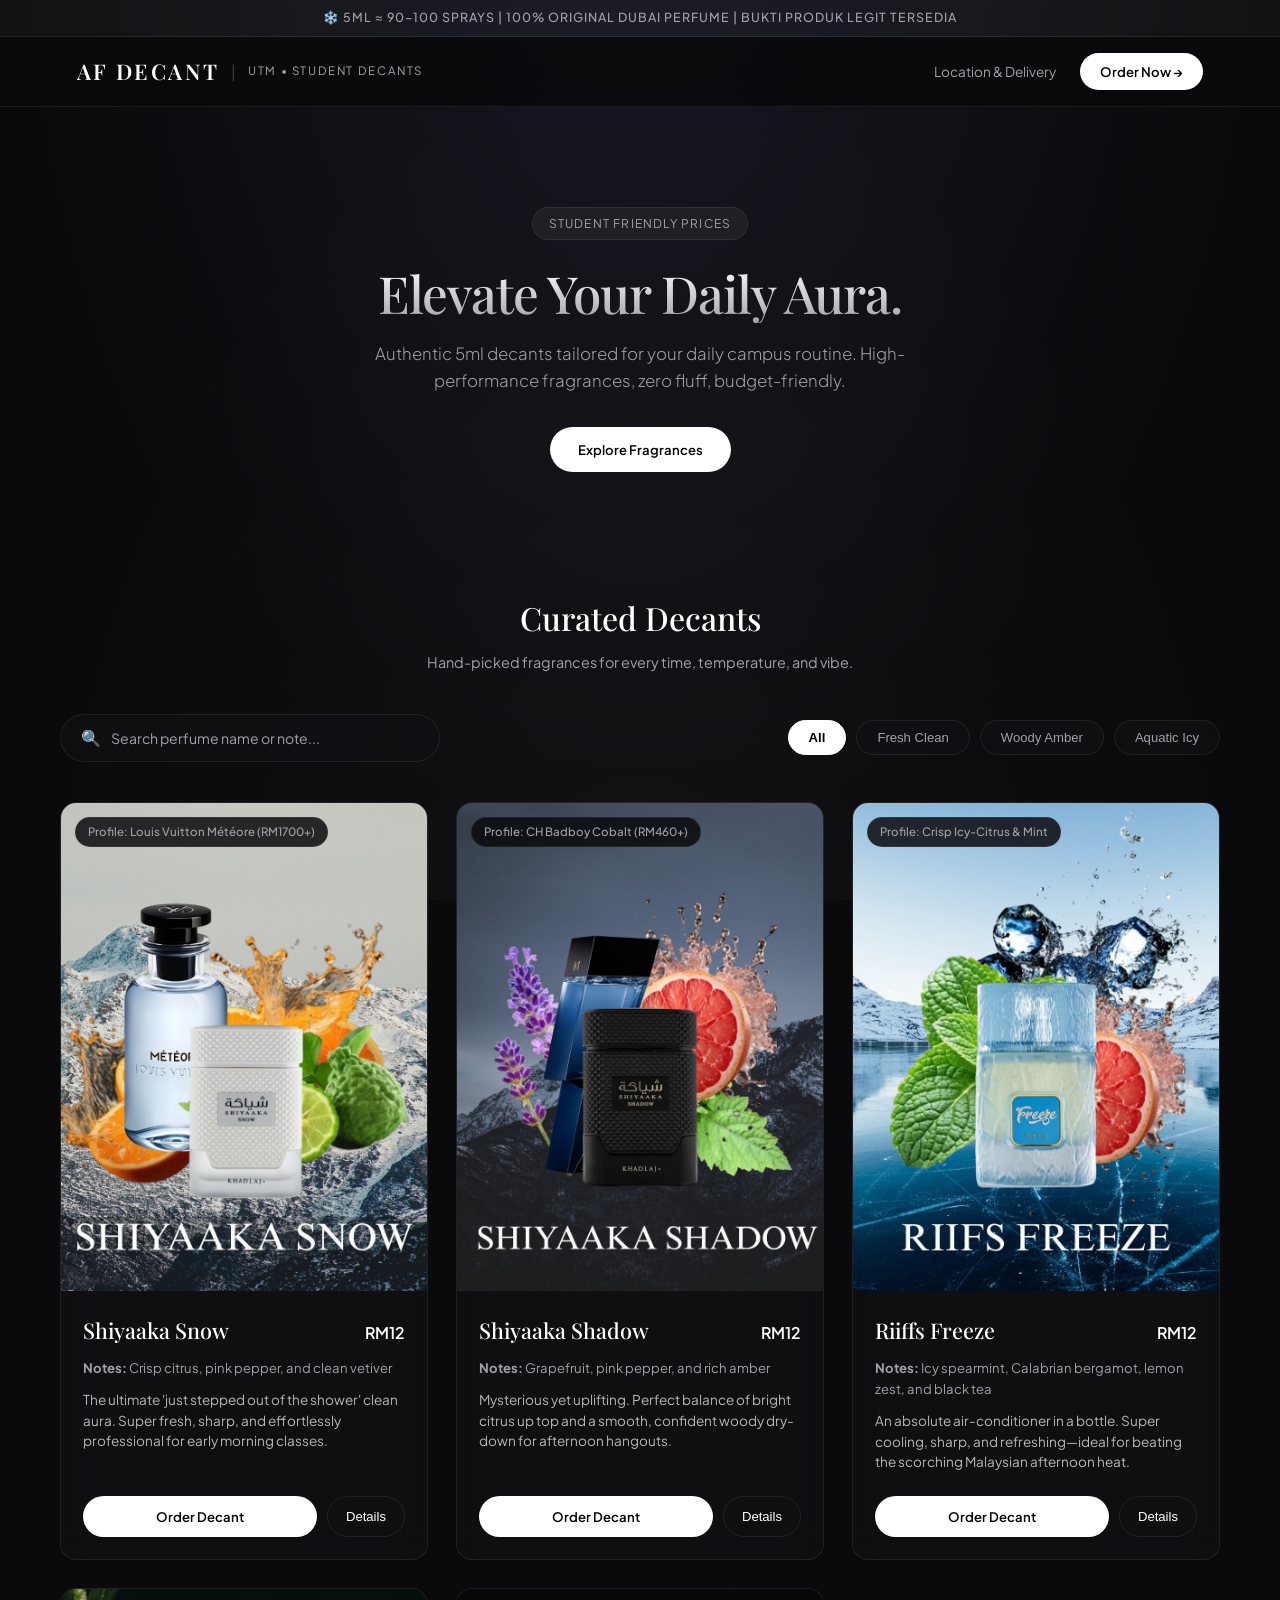
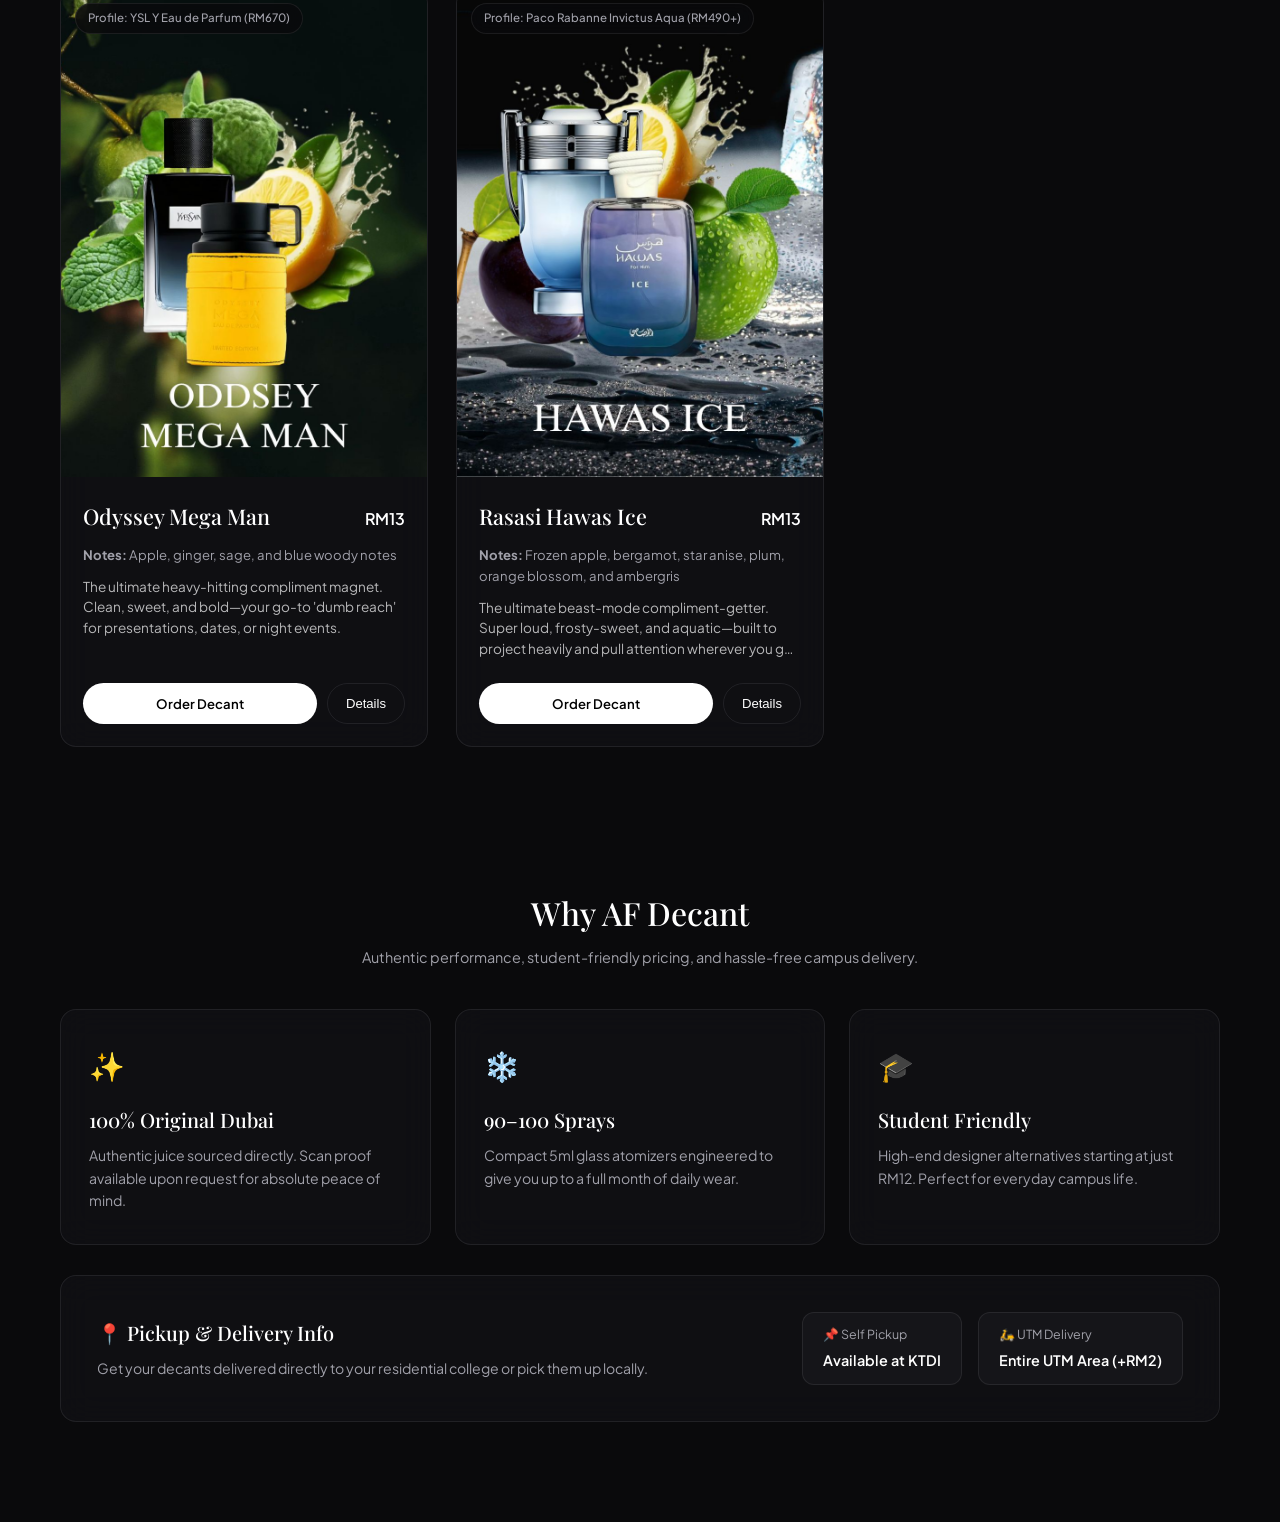
<file: index.html>
<!DOCTYPE html>
<html lang="en">
<head>
  <meta charset="UTF-8" />
  <meta name="viewport" content="width=device-width, initial-scale=1.0" />
  <title>AF DECANT | Premium Fragrance Decants</title>
  <link rel="stylesheet" href="style.css" />
</head>
<body>

  <!-- Top Announcement Bar -->
  <div class="announcement-bar">
    ❄️ 5ML ≈ 90–100 SPRAYS | 100% ORIGINAL DUBAI PERFUME | BUKTI PRODUK LEGIT TERSEDIA
  </div>

  <!-- Navigation Header -->
  <nav class="navbar">
    <div class="brand-container">
      <a href="#" class="brand-logo">AF DECANT</a>
      <span class="brand-divider">|</span>
      <span class="brand-tagline">UTM • STUDENT DECANTS</span>
    </div>

    <div class="nav-right">
      <a href="#delivery" class="nav-link">Location & Delivery</a>
      <a href="https://forms.gle/Egd8tSz6ENcHgPVP7" target="_blank" rel="noopener" class="btn-order-pill">
        Order Now →
      </a>
    </div>
  </nav>

  <!-- Hero Banner -->
  <header class="hero">
    <span class="hero-tag">Student Friendly Prices</span>
    <h1 class="hero-title">Elevate Your Daily Aura.</h1>
    <p class="hero-subtitle">Authentic 5ml decants tailored for your daily campus routine. High-performance fragrances, zero fluff, budget-friendly.</p>
    <div style="display: flex; gap: 14px; justify-content: center; flex-wrap: wrap;">
      <a href="#catalog" class="btn-order-pill" style="padding: 12px 28px;">Explore Fragrances</a>
    </div>
  </header>

  <!-- Catalog Section -->
  <section id="catalog" class="catalog-section">
    <div class="section-header">
      <h2 class="section-title">Curated Decants</h2>
      <p class="section-desc">Hand-picked fragrances for every time, temperature, and vibe.</p>
    </div>

    <!-- Search and Filter Controls -->
    <div class="filter-bar">
      <div class="search-box">
        <span>🔍</span>
        <input type="text" id="searchInput" placeholder="Search perfume name or note..." oninput="filterPerfumes()" />
      </div>
      
      <div class="filter-pills">
        <button class="pill-btn active" onclick="setCategory('All', this)">All</button>
        <button class="pill-btn" onclick="setCategory('Fresh Clean', this)">Fresh Clean</button>
        <button class="pill-btn" onclick="setCategory('Woody Amber', this)">Woody Amber</button>
        <button class="pill-btn" onclick="setCategory('Aquatic Icy', this)">Aquatic Icy</button>
      </div>
    </div>

    <!-- Dynamic Perfume Cards Grid -->
    <div class="catalog-grid" id="perfumeGrid">
      <!-- Generated via script.js -->
    </div>
  </section>

  <!-- Features & Delivery Section -->
  <section class="features-section" id="delivery">
    <div class="features-container">
      <div class="section-header">
        <h2 class="section-title">Why AF Decant</h2>
        <p class="section-desc">Authentic performance, student-friendly pricing, and hassle-free campus delivery.</p>
      </div>

      <div class="features-grid">
        <div class="feature-card">
          <div class="feature-icon">✨</div>
          <h3 class="feature-title">100% Original Dubai</h3>
          <p class="feature-desc">Authentic juice sourced directly. Scan proof available upon request for absolute peace of mind.</p>
        </div>

        <div class="feature-card">
          <div class="feature-icon">❄️</div>
          <h3 class="feature-title">90–100 Sprays</h3>
          <p class="feature-desc">Compact 5ml glass atomizers engineered to give you up to a full month of daily wear.</p>
        </div>

        <div class="feature-card">
          <div class="feature-icon">🎓</div>
          <h3 class="feature-title">Student Friendly</h3>
          <p class="feature-desc">High-end designer alternatives starting at just RM12. Perfect for everyday campus life.</p>
        </div>
      </div>

      <div class="delivery-banner">
        <div class="delivery-info">
          <h3 class="feature-title">📍 Pickup & Delivery Info</h3>
          <p class="feature-desc" style="margin-top: 4px;">Get your decants delivered directly to your residential college or pick them up locally.</p>
        </div>
        <div class="delivery-options">
          <div class="delivery-badge">
            <span>📌 Self Pickup</span>
            <strong>Available at KTDI</strong>
          </div>
          <div class="delivery-badge">
            <span>🛵 UTM Delivery</span>
            <strong>Entire UTM Area (+RM2)</strong>
          </div>
        </div>
      </div>
    </div>
  </section>

  <!-- Interactive Detail Modal -->
  <div class="modal" id="perfumeModal">
    <div class="modal-content">
      <button class="modal-close" id="modalClose">&times;</button>
      <div id="modalBody"></div>
    </div>
  </div>

  <script src="script.js"></script>
</body>
</html>
</file>
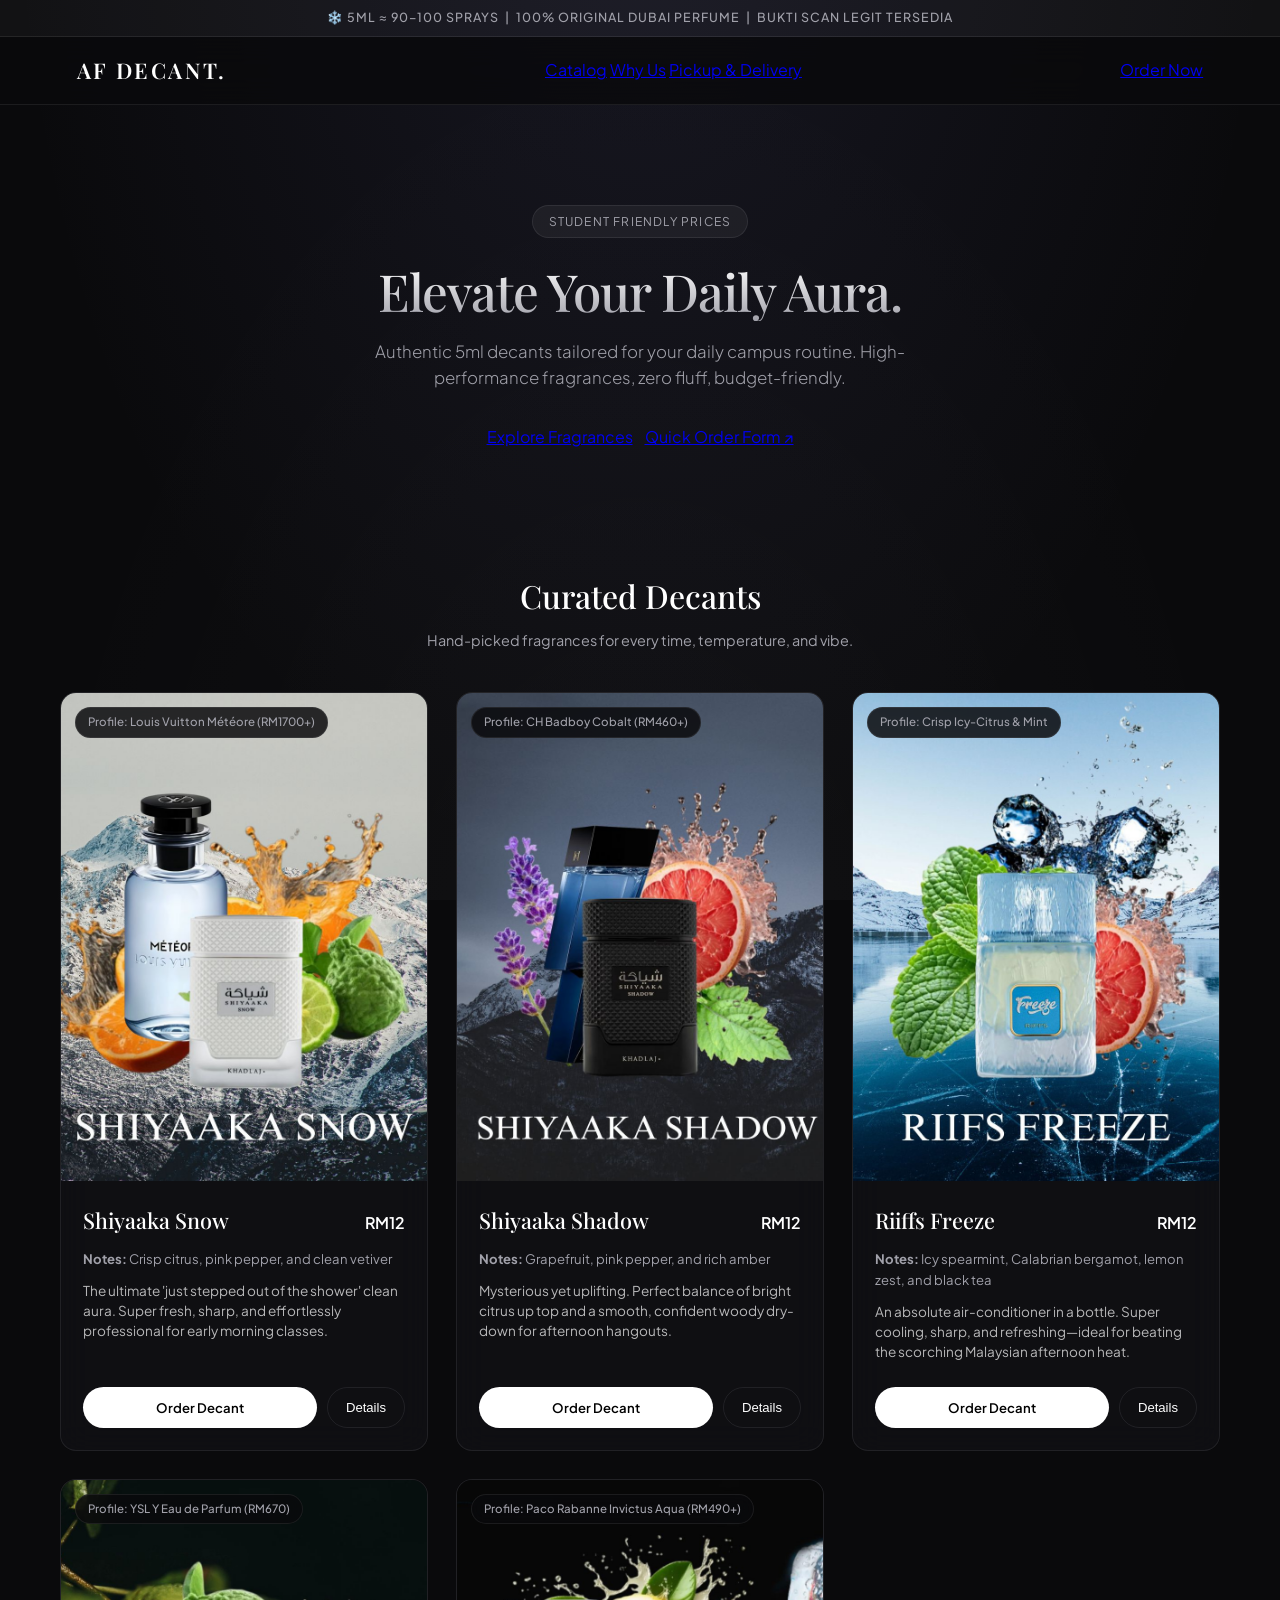
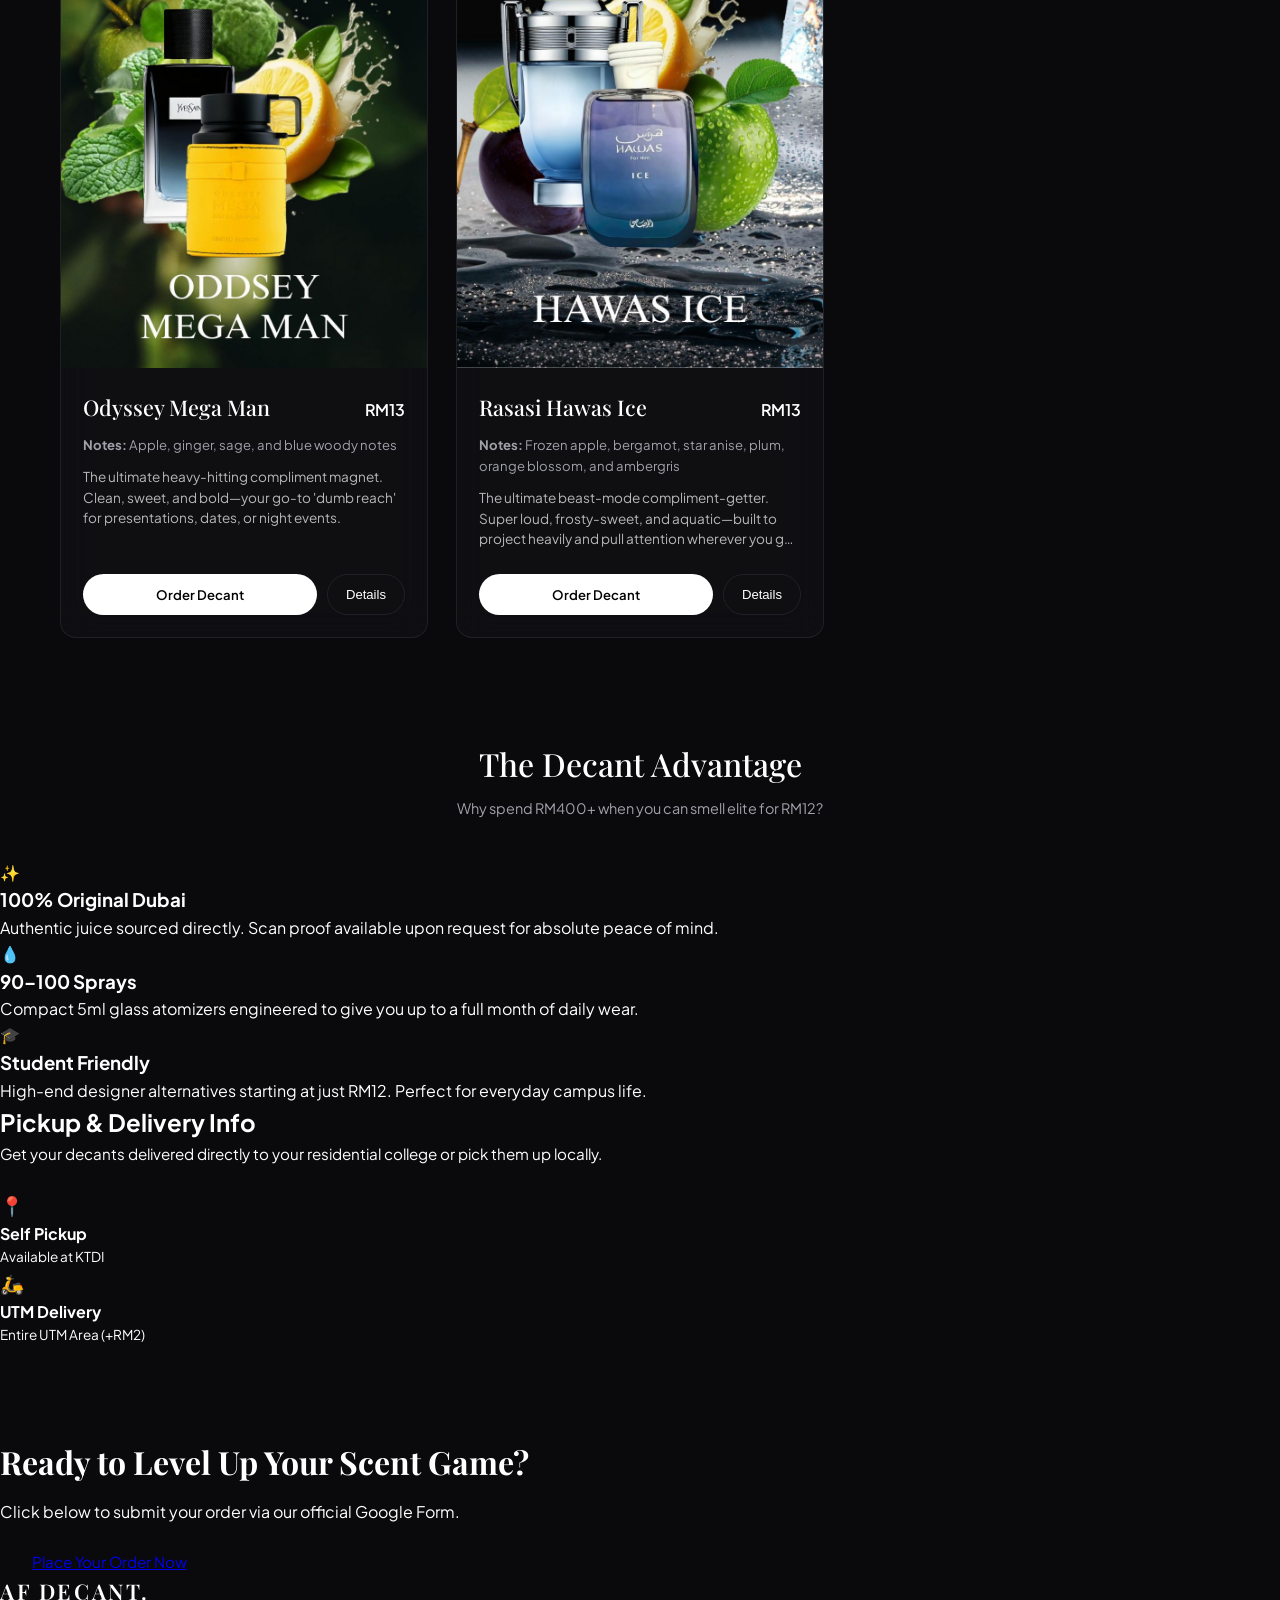
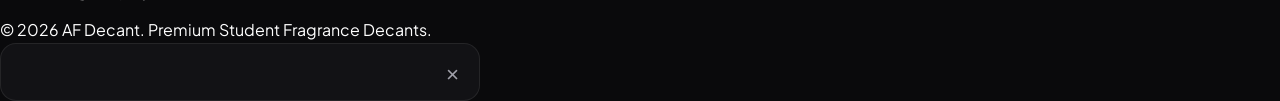
<file: gemini-code-1794234418478.html>
<!DOCTYPE html>
<html lang="en">
<head>
  <meta charset="UTF-8" />
  <meta name="viewport" content="width=device-width, initial-scale=1.0" />
  <title>AF DECANT | Premium Fragrance Decants</title>

  <!-- Google Fonts -->
  <link rel="preconnect" href="https://fonts.googleapis.com" />
  <link rel="preconnect" href="https://fonts.gstatic.com" crossorigin />
  <link href="https://fonts.googleapis.com/css2?family=Playfair+Display:ital,wght@0,400;0,600;1,400&family=Plus+Jakarta+Sans:wght@300;400;500;600&display=swap" rel="stylesheet" />

  <!-- External Stylesheet -->
  <link rel="stylesheet" href="styles.css" />
</head>
<body>

  <!-- Top Announcement Bar -->
  <div class="announcement-bar">
    ❄️ 5ML ≈ 90–100 SPRAYS &nbsp;|&nbsp; 100% ORIGINAL DUBAI PERFUME &nbsp;|&nbsp; BUKTI SCAN LEGIT TERSEDIA
  </div>

  <!-- Navigation -->
  <nav class="navbar">
    <a href="#" class="brand-logo">AF DECANT<span>.</span></a>
    <div class="nav-links">
      <a href="#catalog">Catalog</a>
      <a href="#features">Why Us</a>
      <a href="#delivery">Pickup & Delivery</a>
    </div>
    <a href="https://forms.gle/Egd8tSz6ENcHgPVP7" target="_blank" rel="noopener" class="btn-primary-nav">Order Now</a>
  </nav>

  <!-- Hero Section -->
  <section class="hero">
    <div class="hero-tag">Student Friendly Prices</div>
    <h1 class="hero-title">Elevate Your Daily Aura.</h1>
    <p class="hero-subtitle">
      Authentic 5ml decants tailored for your daily campus routine. High-performance fragrances, zero fluff, budget-friendly.
    </p>
    <div style="display:flex; gap:12px; justify-content:center; flex-wrap:wrap;">
      <a href="#catalog" class="btn-solid">Explore Fragrances</a>
      <a href="https://forms.gle/Egd8tSz6ENcHgPVP7" target="_blank" rel="noopener" class="btn-outline">Quick Order Form ↗</a>
    </div>
  </section>

  <!-- Catalog Section -->
  <section id="catalog" class="catalog-section">
    <div class="section-header">
      <h2 class="section-title">Curated Decants</h2>
      <p class="section-desc">Hand-picked fragrances for every time, temperature, and vibe.</p>
    </div>

    <div class="catalog-grid" id="perfumeGrid">
      <!-- Perfume cards rendered dynamically via script.js -->
    </div>
  </section>

  <!-- Value Propositions / Features -->
  <section id="features" class="features-section">
    <div class="section-header">
      <h2 class="section-title">The Decant Advantage</h2>
      <p class="section-desc">Why spend RM400+ when you can smell elite for RM12?</p>
    </div>

    <div class="features-grid">
      <div class="feature-card">
        <div class="feature-icon">✨</div>
        <h3 class="feature-title">100% Original Dubai</h3>
        <p class="feature-desc">Authentic juice sourced directly. Scan proof available upon request for absolute peace of mind.</p>
      </div>

      <div class="feature-card">
        <div class="feature-icon">💧</div>
        <h3 class="feature-title">90–100 Sprays</h3>
        <p class="feature-desc">Compact 5ml glass atomizers engineered to give you up to a full month of daily wear.</p>
      </div>

      <div class="feature-card">
        <div class="feature-icon">🎓</div>
        <h3 class="feature-title">Student Friendly</h3>
        <p class="feature-desc">High-end designer alternatives starting at just RM12. Perfect for everyday campus life.</p>
      </div>
    </div>
  </section>

  <!-- Pickup & Delivery Section -->
  <section id="delivery" style="margin-bottom: 90px;">
    <div class="delivery-card">
      <h2>Pickup & Delivery Info</h2>
      <p style="color: var(--text-muted); margin-bottom: 24px; font-size:0.95rem;">
        Get your decants delivered directly to your residential college or pick them up locally.
      </p>

      <div class="delivery-badges">
        <div class="badge-item">
          <span style="font-size: 1.2rem;">📍</span>
          <div>
            <strong>Self Pickup</strong>
            <div style="font-size: 0.85rem; color: var(--text-muted);">Available at KTDI</div>
          </div>
        </div>

        <div class="badge-item">
          <span style="font-size: 1.2rem;">🛵</span>
          <div>
            <strong>UTM Delivery</strong>
            <div style="font-size: 0.85rem; color: var(--text-muted);">Entire UTM Area (+RM2)</div>
          </div>
        </div>
      </div>
    </div>
  </section>

  <!-- CTA Banner -->
  <section class="cta-banner">
    <h2 style="font-family:'Playfair Display', serif; font-size:2rem; margin-bottom:12px;">Ready to Level Up Your Scent Game?</h2>
    <p style="color:var(--text-muted); margin-bottom:24px;">Click below to submit your order via our official Google Form.</p>
    <a href="https://forms.gle/Egd8tSz6ENcHgPVP7" target="_blank" rel="noopener" class="btn-solid" style="padding: 14px 32px; font-size: 0.95rem;">Place Your Order Now</a>
  </section>

  <!-- Footer -->
  <footer class="footer">
    <div class="brand-logo" style="margin-bottom:8px;">AF DECANT<span>.</span></div>
    <p>© 2026 AF Decant. Premium Student Fragrance Decants.</p>
  </footer>

  <!-- Detail Modal -->
  <div class="modal-overlay" id="perfumeModal">
    <div class="modal-content">
      <button class="modal-close" id="modalClose">&times;</button>
      <div id="modalBody"></div>
    </div>
  </div>

  <!-- External Script -->
  <script src="script.js"></script>
</body>
</html>
</file>
<file: style.css>
/* ==========================================
   LUXURY OBSIDIAN GLASS THEME - AF DECANT
   ========================================== */

@import url('https://fonts.googleapis.com/css2?family=Playfair+Display:ital,wght@0,400..700;1,400..700&family=Plus+Jakarta+Sans:wght@300;400;500;600;700&display=swap');

:root {
  --bg-dark: #0A0A0C;
  --bg-card: rgba(18, 18, 22, 0.7);
  --bg-card-hover: rgba(28, 28, 35, 0.85);
  --border-glass: rgba(255, 255, 255, 0.08);
  --border-glass-hover: rgba(255, 255, 255, 0.2);
  --text-main: #FFFFFF;
  --text-sub: #A1A1AA;
  --accent-soft: #E4E4E7;
  --radius-lg: 16px;
  --radius-pill: 50px;
}

/* Base Styles */
* {
  margin: 0;
  padding: 0;
  box-sizing: border-box;
}

body {
  font-family: 'Plus Jakarta Sans', sans-serif;
  background-color: var(--bg-dark);
  background-image: 
    radial-gradient(ellipse at 50% -20%, rgba(120, 119, 198, 0.12), transparent 70%),
    radial-gradient(ellipse at 50% 120%, rgba(255, 255, 255, 0.03), transparent 70%);
  background-attachment: fixed;
  color: var(--text-main);
  line-height: 1.6;
  -webkit-font-smoothing: antialiased;
}

/* Announcement Bar */
.announcement-bar {
  background: rgba(255, 255, 255, 0.03);
  border-bottom: 1px solid var(--border-glass);
  color: var(--text-sub);
  font-size: 0.78rem;
  letter-spacing: 0.08em;
  text-align: center;
  padding: 8px 16px;
  font-weight: 500;
}

/* Navbar */
.navbar {
  display: flex;
  align-items: center;
  justify-content: space-between;
  padding: 16px 6%;
  background: rgba(10, 10, 12, 0.85);
  backdrop-filter: blur(20px);
  -webkit-backdrop-filter: blur(20px);
  position: sticky;
  top: 0;
  z-index: 100;
  border-bottom: 1px solid var(--border-glass);
  flex-wrap: wrap;
  gap: 15px;
}

.brand-container {
  display: flex;
  align-items: center;
  gap: 12px;
}

.brand-logo {
  font-family: 'Playfair Display', serif;
  font-size: 1.35rem;
  letter-spacing: 0.12em;
  color: var(--text-main);
  text-decoration: none;
  font-weight: 600;
}

.brand-divider {
  color: rgba(255, 255, 255, 0.2);
}

.brand-tagline {
  font-size: 0.72rem;
  letter-spacing: 0.14em;
  color: var(--text-sub);
  text-transform: uppercase;
}

.nav-right {
  display: flex;
  align-items: center;
  gap: 24px;
}

.nav-link {
  color: var(--text-sub);
  text-decoration: none;
  font-size: 0.85rem;
  transition: color 0.2s ease;
}

.nav-link:hover {
  color: var(--text-main);
}

.btn-order-pill {
  background: var(--text-main);
  color: #000000;
  padding: 8px 20px;
  border-radius: var(--radius-pill);
  text-decoration: none;
  font-size: 0.82rem;
  font-weight: 600;
  transition: all 0.2s ease;
}

.btn-order-pill:hover {
  background: var(--accent-soft);
  transform: translateY(-1px);
}

/* Hero Section */
.hero {
  text-align: center;
  padding: 100px 20px 80px;
  max-width: 900px;
  margin: 0 auto;
}

.hero-tag {
  display: inline-block;
  background: rgba(255, 255, 255, 0.05);
  border: 1px solid var(--border-glass);
  color: var(--text-sub);
  padding: 6px 16px;
  border-radius: var(--radius-pill);
  font-size: 0.75rem;
  letter-spacing: 0.1em;
  margin-bottom: 24px;
  text-transform: uppercase;
}

.hero-title {
  font-family: 'Playfair Display', serif;
  font-size: 3.2rem;
  font-weight: 500;
  line-height: 1.15;
  margin-bottom: 18px;
  letter-spacing: -0.02em;
  background: linear-gradient(180deg, #FFFFFF 0%, #A1A1AA 100%);
  -webkit-background-clip: text;
  -webkit-text-fill-color: transparent;
}

.hero-subtitle {
  font-size: 1.05rem;
  color: var(--text-sub);
  max-width: 600px;
  margin: 0 auto 32px;
  font-weight: 300;
}

/* Catalog & Section Layout */
.catalog-section {
  max-width: 1200px;
  margin: 0 auto;
  padding: 40px 20px 80px;
}

.section-header {
  text-align: center;
  margin-bottom: 40px;
}

.section-title {
  font-family: 'Playfair Display', serif;
  font-size: 2rem;
  font-weight: 500;
  margin-bottom: 8px;
}

.section-desc {
  color: var(--text-sub);
  font-size: 0.9rem;
}

/* Search Box & Categories */
.filter-bar {
  display: flex;
  justify-content: space-between;
  align-items: center;
  gap: 20px;
  margin-bottom: 40px;
  flex-wrap: wrap;
}

.search-box {
  display: flex;
  align-items: center;
  background: var(--bg-card);
  border: 1px solid var(--border-glass);
  border-radius: var(--radius-pill);
  padding: 10px 20px;
  width: 100%;
  max-width: 380px;
  backdrop-filter: blur(12px);
  transition: border-color 0.2s ease;
}

.search-box input {
  border: none;
  background: transparent;
  outline: none;
  font-family: inherit;
  font-size: 0.88rem;
  color: var(--text-main);
  width: 100%;
  margin-left: 10px;
}

.search-box input::placeholder {
  color: var(--text-sub);
}

.filter-pills {
  display: flex;
  gap: 10px;
  flex-wrap: wrap;
}

.pill-btn {
  background: var(--bg-card);
  border: 1px solid var(--border-glass);
  color: var(--text-sub);
  padding: 9px 20px;
  border-radius: var(--radius-pill);
  font-size: 0.82rem;
  font-weight: 500;
  cursor: pointer;
  backdrop-filter: blur(12px);
  transition: all 0.2s ease;
}

.pill-btn:hover {
  border-color: var(--border-glass-hover);
  color: var(--text-main);
}

.pill-btn.active {
  background: #FFFFFF;
  color: #000000;
  border-color: #FFFFFF;
  font-weight: 600;
}

/* Product Cards Grid */
.catalog-grid {
  display: grid;
  grid-template-columns: repeat(auto-fill, minmax(300px, 1fr));
  gap: 28px;
}

.perfume-card {
  background: var(--bg-card);
  border: 1px solid var(--border-glass);
  border-radius: var(--radius-lg);
  overflow: hidden;
  backdrop-filter: blur(16px);
  -webkit-backdrop-filter: blur(16px);
  display: flex;
  flex-direction: column;
  transition: transform 0.3s ease, border-color 0.3s ease;
}

.perfume-card:hover {
  transform: translateY(-4px);
  border-color: var(--border-glass-hover);
}

.card-img-wrapper {
  width: 100%;
  aspect-ratio: 3 / 4;
  position: relative;
  overflow: hidden;
  background: #121215;
}

.card-img {
  width: 100%;
  height: 100%;
  object-fit: cover;
  object-position: center;
  transition: transform 0.5s ease;
}

.perfume-card:hover .card-img {
  transform: scale(1.03);
}

.badge-dupe {
  position: absolute;
  top: 14px;
  left: 14px;
  background: rgba(10, 10, 12, 0.85);
  backdrop-filter: blur(8px);
  border: 1px solid var(--border-glass);
  color: var(--text-sub);
  padding: 5px 12px;
  border-radius: var(--radius-pill);
  font-size: 0.72rem;
  font-weight: 500;
}

.card-content {
  padding: 22px;
  display: flex;
  flex-direction: column;
  flex: 1;
}

.card-header {
  display: flex;
  justify-content: space-between;
  align-items: baseline;
  margin-bottom: 10px;
}

.card-title {
  font-family: 'Playfair Display', serif;
  font-size: 1.35rem;
  font-weight: 500;
}

.card-price {
  font-size: 1rem;
  font-weight: 600;
}

.card-scent {
  font-size: 0.82rem;
  color: var(--text-sub);
  margin-bottom: 12px;
}

.card-vibe {
  font-size: 0.85rem;
  color: rgba(255, 255, 255, 0.7);
  line-height: 1.5;
  margin-bottom: 24px;
  display: -webkit-box;
  -webkit-line-clamp: 3;
  -webkit-box-orient: vertical;
  overflow: hidden;
}

.card-footer {
  display: flex;
  gap: 10px;
  margin-top: auto;
}

.btn-card-order {
  flex: 1;
  background: var(--text-main);
  color: #000000;
  text-align: center;
  padding: 10px;
  border-radius: var(--radius-pill);
  text-decoration: none;
  font-size: 0.82rem;
  font-weight: 600;
}

.btn-card-detail {
  background: transparent;
  border: 1px solid var(--border-glass);
  color: var(--text-main);
  padding: 10px 18px;
  border-radius: var(--radius-pill);
  font-size: 0.82rem;
  cursor: pointer;
}

/* Features & Delivery Section */
.features-section {
  max-width: 1200px;
  margin: 0 auto;
  padding: 60px 20px 100px;
}

.features-grid {
  display: grid;
  grid-template-columns: repeat(auto-fit, minmax(300px, 1fr));
  gap: 24px;
  margin-bottom: 30px;
}

.feature-card {
  background: var(--bg-card);
  border: 1px solid var(--border-glass);
  border-radius: var(--radius-lg);
  padding: 32px 28px;
  backdrop-filter: blur(16px);
  -webkit-backdrop-filter: blur(16px);
  transition: border-color 0.3s ease;
}

.feature-card:hover {
  border-color: var(--border-glass-hover);
}

.feature-icon {
  font-size: 1.8rem;
  margin-bottom: 16px;
}

.feature-title {
  font-family: 'Playfair Display', serif;
  font-size: 1.25rem;
  font-weight: 500;
  margin-bottom: 8px;
}

.feature-desc {
  font-size: 0.88rem;
  color: var(--text-sub);
  line-height: 1.6;
}

.delivery-banner {
  background: var(--bg-card);
  border: 1px solid var(--border-glass);
  border-radius: var(--radius-lg);
  padding: 36px;
  backdrop-filter: blur(16px);
  display: flex;
  justify-content: space-between;
  align-items: center;
  gap: 30px;
  flex-wrap: wrap;
}

.delivery-options {
  display: flex;
  gap: 16px;
  flex-wrap: wrap;
}

.delivery-badge {
  background: rgba(255, 255, 255, 0.03);
  border: 1px solid var(--border-glass);
  padding: 12px 20px;
  border-radius: 12px;
  display: flex;
  flex-direction: column;
  gap: 4px;
}

.delivery-badge span {
  font-size: 0.78rem;
  color: var(--text-sub);
}

.delivery-badge strong {
  font-size: 0.9rem;
  color: var(--text-main);
  font-weight: 600;
}

/* Modal Window */
.modal {
  position: fixed;
  top: 0;
  left: 0;
  width: 100%;
  height: 100%;
  background: rgba(0, 0, 0, 0.8);
  backdrop-filter: blur(12px);
  display: none;
  align-items: center;
  justify-content: center;
  z-index: 1000;
  padding: 20px;
}

.modal.active {
  display: flex;
}

.modal-content {
  background: #121215;
  border: 1px solid var(--border-glass);
  border-radius: var(--radius-lg);
  max-width: 480px;
  width: 100%;
  padding: 28px;
  position: relative;
}

.modal-close {
  position: absolute;
  top: 18px;
  right: 20px;
  background: none;
  border: none;
  color: var(--text-sub);
  font-size: 1.4rem;
  cursor: pointer;
}

/* Responsiveness */
@media (max-width: 768px) {
  .hero-title { font-size: 2.2rem; }
  .brand-divider, .brand-tagline { display: none; }
  .filter-bar { flex-direction: column; align-items: stretch; }
  .search-box { max-width: 100%; }
  .delivery-banner { flex-direction: column; align-items: flex-start; }
  .delivery-options { width: 100%; flex-direction: column; }
  .delivery-badge { width: 100%; }
}
</file>
<file: styles.css>
/* ==========================================
   LUXURY OBSIDIAN GLASS THEME - AF DECANT
   ========================================== */

@import url('https://fonts.googleapis.com/css2?family=Playfair+Display:ital,wght@0,400..700;1,400..700&family=Plus+Jakarta+Sans:wght@300;400;500;600;700&display=swap');

:root {
  --bg-dark: #0A0A0C;
  --bg-card: rgba(18, 18, 22, 0.7);
  --bg-card-hover: rgba(28, 28, 35, 0.85);
  --border-glass: rgba(255, 255, 255, 0.08);
  --border-glass-hover: rgba(255, 255, 255, 0.2);
  --text-main: #FFFFFF;
  --text-sub: #A1A1AA;
  --accent-soft: #E4E4E7;
  --radius-lg: 16px;
  --radius-pill: 50px;
}

/* Base Styles */
* {
  margin: 0;
  padding: 0;
  box-sizing: border-box;
}

body {
  font-family: 'Plus Jakarta Sans', sans-serif;
  background-color: var(--bg-dark);
  background-image: 
    radial-gradient(ellipse at 50% -20%, rgba(120, 119, 198, 0.12), transparent 70%),
    radial-gradient(ellipse at 50% 120%, rgba(255, 255, 255, 0.03), transparent 70%);
  background-attachment: fixed;
  color: var(--text-main);
  line-height: 1.6;
  -webkit-font-smoothing: antialiased;
}

/* Announcement Bar */
.announcement-bar {
  background: rgba(255, 255, 255, 0.03);
  border-bottom: 1px solid var(--border-glass);
  color: var(--text-sub);
  font-size: 0.78rem;
  letter-spacing: 0.08em;
  text-align: center;
  padding: 8px 16px;
  font-weight: 500;
}

/* Navbar */
.navbar {
  display: flex;
  align-items: center;
  justify-content: space-between;
  padding: 16px 6%;
  background: rgba(10, 10, 12, 0.85);
  backdrop-filter: blur(20px);
  -webkit-backdrop-filter: blur(20px);
  position: sticky;
  top: 0;
  z-index: 100;
  border-bottom: 1px solid var(--border-glass);
  flex-wrap: wrap;
  gap: 15px;
}

.brand-container {
  display: flex;
  align-items: center;
  gap: 12px;
}

.brand-logo {
  font-family: 'Playfair Display', serif;
  font-size: 1.35rem;
  letter-spacing: 0.12em;
  color: var(--text-main);
  text-decoration: none;
  font-weight: 600;
}

.brand-divider {
  color: rgba(255, 255, 255, 0.2);
}

.brand-tagline {
  font-size: 0.72rem;
  letter-spacing: 0.14em;
  color: var(--text-sub);
  text-transform: uppercase;
}

.nav-right {
  display: flex;
  align-items: center;
  gap: 24px;
}

.btn-order-pill {
  background: var(--text-main);
  color: #000000;
  padding: 8px 20px;
  border-radius: var(--radius-pill);
  text-decoration: none;
  font-size: 0.82rem;
  font-weight: 600;
  transition: all 0.2s ease;
}

.btn-order-pill:hover {
  background: var(--accent-soft);
  transform: translateY(-1px);
}

/* Hero Section */
.hero {
  text-align: center;
  padding: 100px 20px 80px;
  max-width: 900px;
  margin: 0 auto;
}

.hero-tag {
  display: inline-block;
  background: rgba(255, 255, 255, 0.05);
  border: 1px solid var(--border-glass);
  color: var(--text-sub);
  padding: 6px 16px;
  border-radius: var(--radius-pill);
  font-size: 0.75rem;
  letter-spacing: 0.1em;
  margin-bottom: 24px;
  text-transform: uppercase;
}

.hero-title {
  font-family: 'Playfair Display', serif;
  font-size: 3.2rem;
  font-weight: 500;
  line-height: 1.15;
  margin-bottom: 18px;
  letter-spacing: -0.02em;
  background: linear-gradient(180deg, #FFFFFF 0%, #A1A1AA 100%);
  -webkit-background-clip: text;
  -webkit-text-fill-color: transparent;
}

.hero-subtitle {
  font-size: 1.05rem;
  color: var(--text-sub);
  max-width: 600px;
  margin: 0 auto 32px;
  font-weight: 300;
}

/* Catalog & Section Layout */
.catalog-section {
  max-width: 1200px;
  margin: 0 auto;
  padding: 40px 20px 100px;
}

.section-header {
  text-align: center;
  margin-bottom: 40px;
}

.section-title {
  font-family: 'Playfair Display', serif;
  font-size: 2rem;
  font-weight: 500;
  margin-bottom: 8px;
}

.section-desc {
  color: var(--text-sub);
  font-size: 0.9rem;
}

/* Search Box & Categories */
.filter-bar {
  display: flex;
  justify-content: space-between;
  align-items: center;
  gap: 20px;
  margin-bottom: 40px;
  flex-wrap: wrap;
}

.search-box {
  display: flex;
  align-items: center;
  background: var(--bg-card);
  border: 1px solid var(--border-glass);
  border-radius: var(--radius-pill);
  padding: 10px 20px;
  width: 100%;
  max-width: 380px;
  backdrop-filter: blur(12px);
}

.search-box input {
  border: none;
  background: transparent;
  outline: none;
  font-family: inherit;
  font-size: 0.88rem;
  color: var(--text-main);
  width: 100%;
  margin-left: 10px;
}

.search-box input::placeholder {
  color: var(--text-sub);
}

.filter-pills {
  display: flex;
  gap: 10px;
  flex-wrap: wrap;
}

.pill-btn {
  background: var(--bg-card);
  border: 1px solid var(--border-glass);
  color: var(--text-sub);
  padding: 9px 20px;
  border-radius: var(--radius-pill);
  font-size: 0.82rem;
  font-weight: 500;
  cursor: pointer;
  backdrop-filter: blur(12px);
  transition: all 0.2s ease;
}

.pill-btn:hover {
  border-color: var(--border-glass-hover);
  color: var(--text-main);
}

.pill-btn.active {
  background: #FFFFFF;
  color: #000000;
  border-color: #FFFFFF;
  font-weight: 600;
}

/* Product Cards Grid */
.catalog-grid {
  display: grid;
  grid-template-columns: repeat(auto-fill, minmax(300px, 1fr));
  gap: 28px;
}

.perfume-card {
  background: var(--bg-card);
  border: 1px solid var(--border-glass);
  border-radius: var(--radius-lg);
  overflow: hidden;
  backdrop-filter: blur(16px);
  -webkit-backdrop-filter: blur(16px);
  display: flex;
  flex-direction: column;
  transition: transform 0.3s ease, border-color 0.3s ease;
}

.perfume-card:hover {
  transform: translateY(-4px);
  border-color: var(--border-glass-hover);
}

.card-img-wrapper {
  width: 100%;
  aspect-ratio: 3 / 4;
  position: relative;
  overflow: hidden;
  background: #121215;
}

.card-img {
  width: 100%;
  height: 100%;
  object-fit: cover;
  object-position: center;
  transition: transform 0.5s ease;
}

.perfume-card:hover .card-img {
  transform: scale(1.03);
}

.badge-dupe {
  position: absolute;
  top: 14px;
  left: 14px;
  background: rgba(10, 10, 12, 0.85);
  backdrop-filter: blur(8px);
  border: 1px solid var(--border-glass);
  color: var(--text-sub);
  padding: 5px 12px;
  border-radius: var(--radius-pill);
  font-size: 0.72rem;
  font-weight: 500;
}

.card-content {
  padding: 22px;
  display: flex;
  flex-direction: column;
  flex: 1;
}

.card-header {
  display: flex;
  justify-content: space-between;
  align-items: baseline;
  margin-bottom: 10px;
}

.card-title {
  font-family: 'Playfair Display', serif;
  font-size: 1.35rem;
  font-weight: 500;
}

.card-price {
  font-size: 1rem;
  font-weight: 600;
}

.card-scent {
  font-size: 0.82rem;
  color: var(--text-sub);
  margin-bottom: 12px;
}

.card-vibe {
  font-size: 0.85rem;
  color: rgba(255, 255, 255, 0.7);
  line-height: 1.5;
  margin-bottom: 24px;
  display: -webkit-box;
  -webkit-line-clamp: 3;
  -webkit-box-orient: vertical;
  overflow: hidden;
}

.card-footer {
  display: flex;
  gap: 10px;
  margin-top: auto;
}

.btn-card-order {
  flex: 1;
  background: var(--text-main);
  color: #000000;
  text-align: center;
  padding: 10px;
  border-radius: var(--radius-pill);
  text-decoration: none;
  font-size: 0.82rem;
  font-weight: 600;
}

.btn-card-detail {
  background: transparent;
  border: 1px solid var(--border-glass);
  color: var(--text-main);
  padding: 10px 18px;
  border-radius: var(--radius-pill);
  font-size: 0.82rem;
  cursor: pointer;
}

/* Modal Window */
.modal {
  position: fixed;
  top: 0;
  left: 0;
  width: 100%;
  height: 100%;
  background: rgba(0, 0, 0, 0.8);
  backdrop-filter: blur(12px);
  display: none;
  align-items: center;
  justify-content: center;
  z-index: 1000;
  padding: 20px;
}

.modal.active {
  display: flex;
}

.modal-content {
  background: #121215;
  border: 1px solid var(--border-glass);
  border-radius: var(--radius-lg);
  max-width: 480px;
  width: 100%;
  padding: 28px;
  position: relative;
}

.modal-close {
  position: absolute;
  top: 18px;
  right: 20px;
  background: none;
  border: none;
  color: var(--text-sub);
  font-size: 1.4rem;
  cursor: pointer;
}

/* Responsiveness */
@media (max-width: 768px) {
  .hero-title { font-size: 2.2rem; }
  .brand-divider, .brand-tagline { display: none; }
  .filter-bar { flex-direction: column; align-items: stretch; }
  .search-box { max-width: 100%; }
}
</file>
